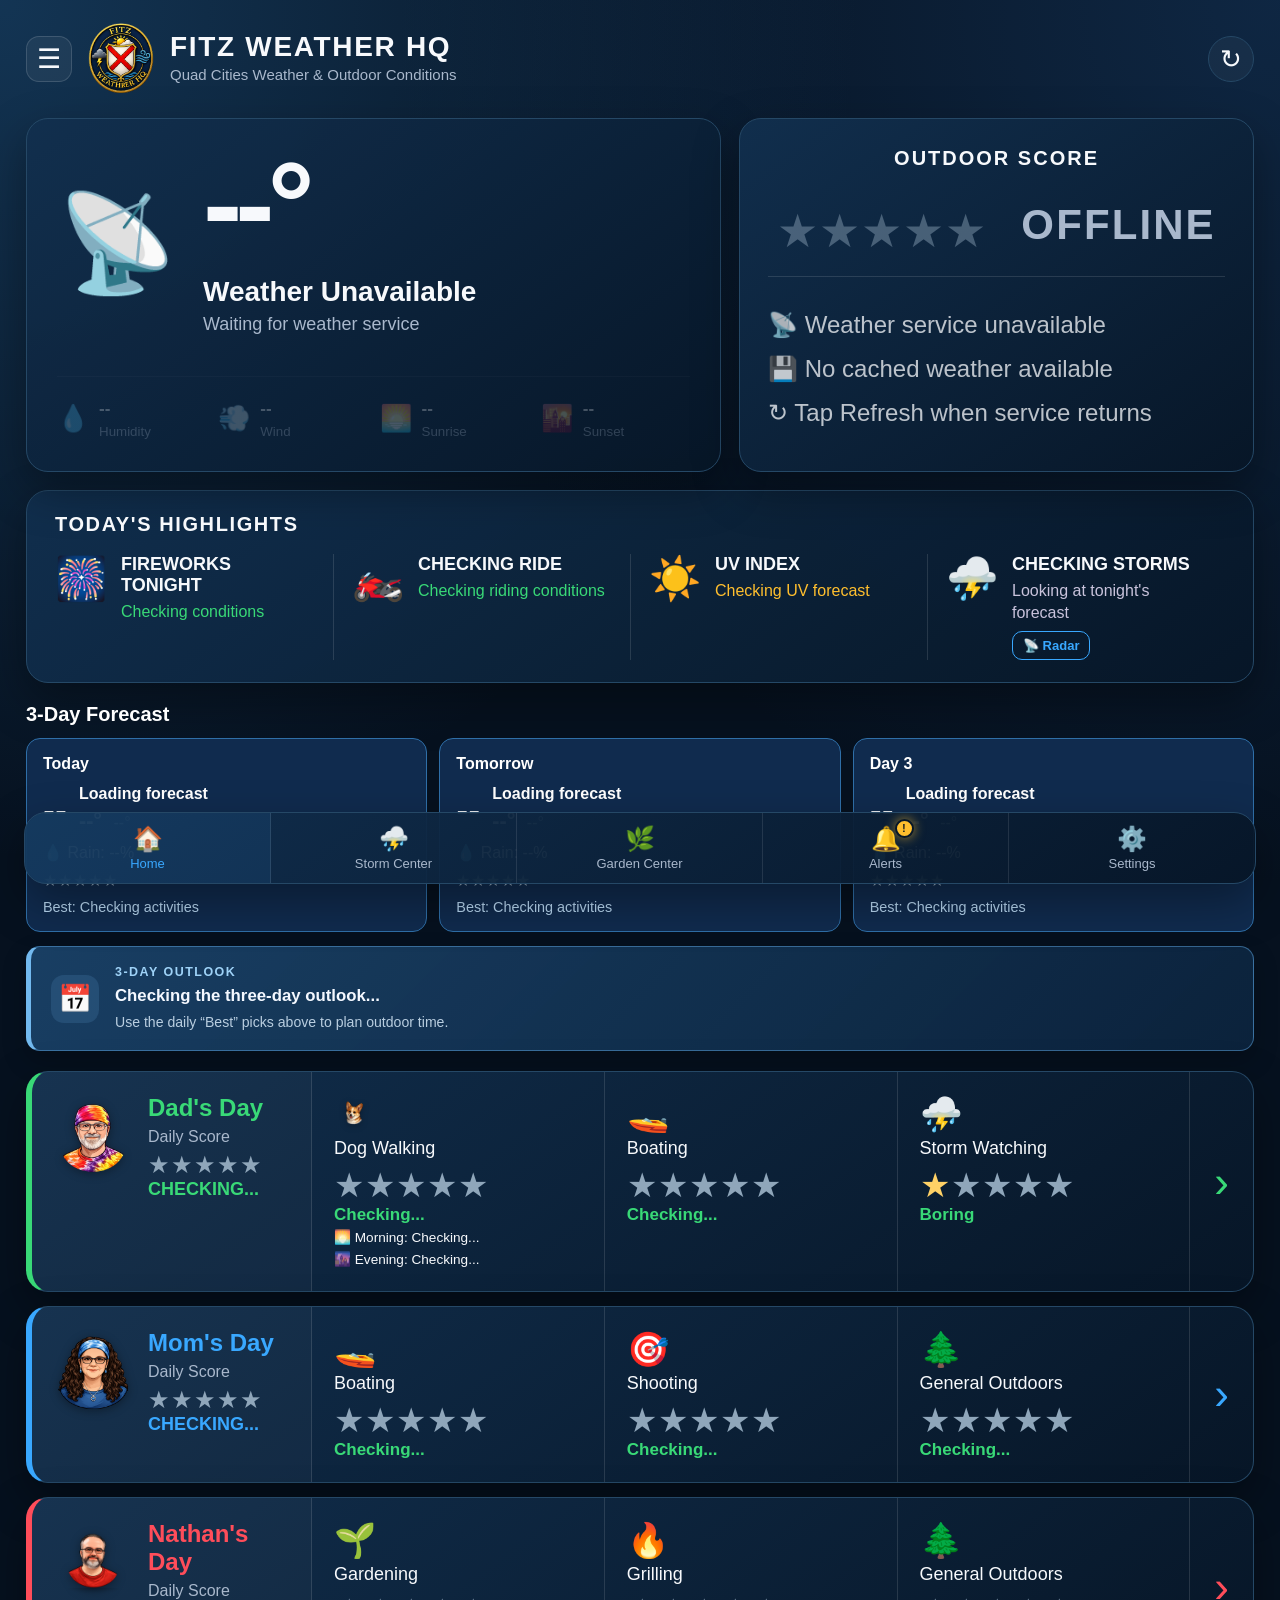
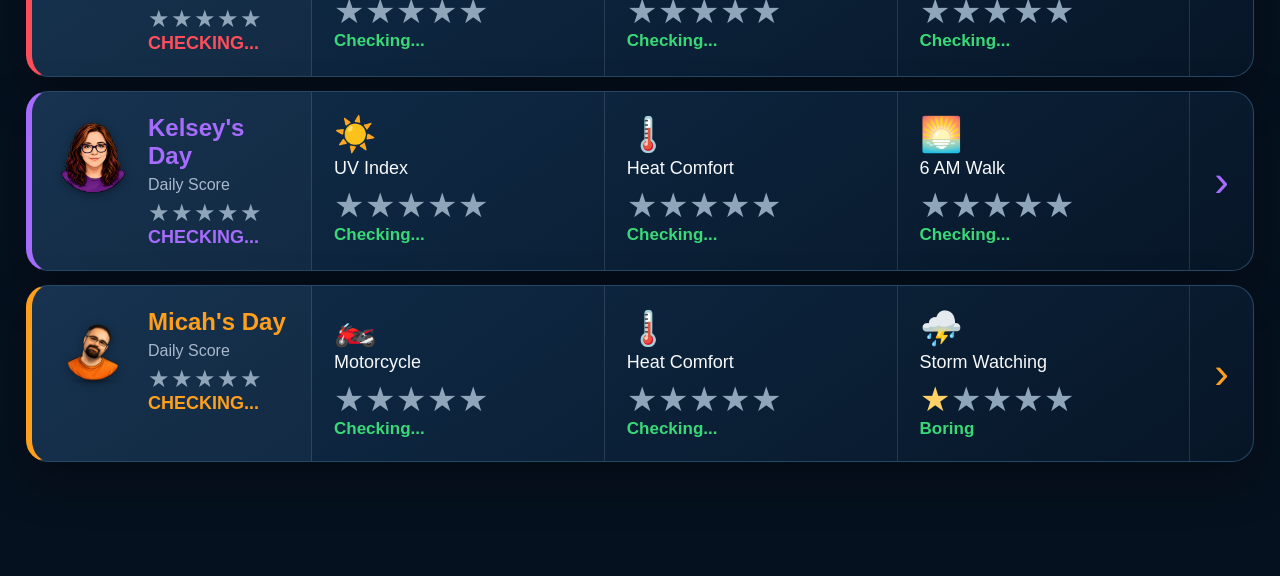
<file: index.html>
<!DOCTYPE html>
<html lang="en">
<head>
  <meta charset="UTF-8" />
  <meta name="viewport" content="width=device-width, initial-scale=1.0" />
  <title>Fitz Family Dashboard</title>
  <link rel="stylesheet" href="css/style.css?v=1.4.1-forecast-outlook" />

  <link rel="manifest" href="manifest.json">
  <link rel="apple-touch-icon" href="images/icons/apple-touch-icon.png">
  <meta name="theme-color" content="#06111f">
  <meta name="mobile-web-app-capable" content="yes">
  <meta name="apple-mobile-web-app-capable" content="yes">
  <meta name="apple-mobile-web-app-status-bar-style" content="black-translucent">
  <meta name="apple-mobile-web-app-title" content="Fitz Weather">
</head>

<body>
  <div class="app-shell">
    <header class="top-bar">
<div class="brand">

    <span class="menu-icon">☰</span>

    <img src="images/logo.png"
         alt="Fitz Weather HQ"
         class="logo">

    <div class="brand-text">
        <h1>FITZ WEATHER HQ</h1>
        <h2>Quad Cities Weather & Outdoor Conditions</h2>
        <p></p>
    </div>

</div>
      <button class="refresh-button">↻</button>
    </header>

    <main>
      <section class="hero-grid">
        <article class="weather-card large-card">
          <div class="weather-icon">☀️</div>
          <div>
            <div class="temperature">72°F</div>
            <h2>Mostly Sunny</h2>
            <p>Feels like 72°</p>
          </div>
          <div class="weather-details">
            <div><span>💧</span><strong>48%</strong><small>Humidity</small></div>
            <div><span>💨</span><strong>N 8 mph</strong><small>Wind</small></div>
            <div><span>🌅</span><strong>5:32 AM</strong><small>Sunrise</small></div>
            <div><span>🌇</span><strong>8:47 PM</strong><small>Sunset</small></div>
          </div>
        </article>

<article class="score-card large-card">
  <h2>Outdoor Score</h2>

  <div class="score-rating">
    <span class="big-stars">★★★★★</span>
    <span class="score-word">Perfect</span>
  </div>

  <div class="score-reasons">
    <p>✅ Comfortable wind</p>
    <p>✅ Dry conditions</p>
    <p>⚠️ Heat index above 90°</p>
  </div>
</article>
      </section>

      <section class="highlights-card">
        <h2>Today's Highlights</h2>
        <div class="highlight-grid">
<div class="highlight-item" id="fireworks-highlight">
  <span class="highlight-icon">🎆</span>
  <div>
    <strong id="fireworks-highlight-title">Fireworks Tonight</strong>
    <p id="fireworks-highlight-message" class="good">Checking conditions</p>
  </div>
</div>         
 <div class="highlight-item" id="motorcycle-highlight"><span class="highlight-icon">🏍️</span><div><strong id="motorcycle-highlight-title">Checking Ride</strong><p id="motorcycle-highlight-message" class="good">Checking riding conditions</p></div></div>
<div class="highlight-item" id="uv-highlight">
  <span class="highlight-icon">☀️</span>
  <div>
    <strong id="uv-title">UV Index</strong>
    <p id="uv-message" class="watch">Checking UV forecast</p>
  </div>
</div>
<div class="highlight-item" id="storm-highlight">
  <span class="highlight-icon" id="storm-icon">⛈️</span>
  <div>
    <strong id="storm-title">Checking Storms</strong>
    <p id="storm-message" class="good">Looking at tonight's forecast</p>
<a class="radar-button"
   href="https://radar.weather.gov/?settings=v1_eyJhZ2VuZGEiOnsiaWQiOiJsb2NhbCIsImNlbnRlciI6Wy05MC41MTU3LDQxLjUyNDVdLCJ6b29tIjo5fX0%3D"
   target="_blank">
  📡 Radar
</a>
  </div>
</div>        </div>
      </section>

      <section class="forecast-section">
  <h2>3-Day Forecast</h2>

  <div class="forecast-grid">

  <article class="forecast-card">
    <h3 id="forecast-day-1">Today</h3>

    <div class="forecast-weather">
      <span class="forecast-icon" id="forecast-icon-1">--</span>

      <div>
        <strong class="forecast-condition" id="forecast-condition-1">
          Loading forecast
        </strong>

        <p class="forecast-temperatures">
          <span class="forecast-high" id="forecast-high-1">--°</span>
          <span class="forecast-low" id="forecast-low-1">--°</span>
        </p>
      </div>
    </div>

    <p class="forecast-rain" id="forecast-rain-1">
      💧 Rain: --%
    </p>

    <p class="forecast-stars" id="forecast-stars-1">
      ☆☆☆☆☆
    </p>

    <p class="forecast-activity" id="forecast-activity-1">
      Best: Checking activities
    </p>
  </article>


  <article class="forecast-card">
    <h3 id="forecast-day-2">Tomorrow</h3>

    <div class="forecast-weather">
      <span class="forecast-icon" id="forecast-icon-2">--</span>

      <div>
        <strong class="forecast-condition" id="forecast-condition-2">
          Loading forecast
        </strong>

        <p class="forecast-temperatures">
          <span class="forecast-high" id="forecast-high-2">--°</span>
          <span class="forecast-low" id="forecast-low-2">--°</span>
        </p>
      </div>
    </div>

    <p class="forecast-rain" id="forecast-rain-2">
      💧 Rain: --%
    </p>

    <p class="forecast-stars" id="forecast-stars-2">
      ☆☆☆☆☆
    </p>

    <p class="forecast-activity" id="forecast-activity-2">
      Best: Checking activities
    </p>
  </article>


  <article class="forecast-card">
    <h3 id="forecast-day-3">Day 3</h3>

    <div class="forecast-weather">
      <span class="forecast-icon" id="forecast-icon-3">--</span>

      <div>
        <strong class="forecast-condition" id="forecast-condition-3">
          Loading forecast
        </strong>

        <p class="forecast-temperatures">
          <span class="forecast-high" id="forecast-high-3">--°</span>
          <span class="forecast-low" id="forecast-low-3">--°</span>
        </p>
      </div>
    </div>

    <p class="forecast-rain" id="forecast-rain-3">
      💧 Rain: --%
    </p>

    <p class="forecast-stars" id="forecast-stars-3">
      ☆☆☆☆☆
    </p>

    <p class="forecast-activity" id="forecast-activity-3">
      Best: Checking activities
    </p>
  </article>

</div>
<div class="forecast-outlook">
  <span class="forecast-outlook-icon" aria-hidden="true">📅</span>
  <div>
    <span class="forecast-outlook-label">3-Day Outlook</span>
    <p class="forecast-summary" id="forecast-summary">
      Checking the three-day outlook...
    </p>
    <p class="forecast-outlook-note">Use the daily “Best” picks above to plan outdoor time.</p>
  </div>
</div>

</section>

      <section class="person-list">
        <article class="person-card dad">
<div class="person-summary">
    <img class="avatar" src="images/avatars/dad.png" alt="Dad">
    <div>
        <h2>Dad's Day</h2>
        <p>Daily Score</p>
        <div class="stars" id="dad-daily-stars">☆☆☆☆☆</div>
        <strong id="dad-daily-rating">Checking...</strong>
    </div>
</div>
          <div class="activity-row">
            <div>
<img class="activity-icon" src="images/avatars/prismadog.png" alt="Dog Walking">
  <p>Dog Walking</p>
  <div class="stars small" id="dad-dog-walking-stars">☆☆☆☆☆</div>
  <strong id="dad-dog-walking-rating">Checking...</strong>
  <div class="dog-walk-time" id="dad-dog-walking-morning">
  🌅 Morning: Checking...
</div>

<div class="dog-walk-time" id="dad-dog-walking-evening">
  🌆 Evening: Checking...
</div>
</div>
            <a class="activity-link" href="boating.html"><span>🚤</span><p>Boating</p><div class="stars small" id="dad-boating-stars">☆☆☆☆☆</div><strong id="dad-boating-rating">Checking...</strong></a>
            <div>
  <span>⛈️</span>
  <p>Storm Watching</p>
  <div class="stars small" id="dad-storm-stars">★☆☆☆☆</div>
  <strong id="dad-storm-rating">Boring</strong>
</div>
          </div>
          <button>›</button>
        </article>

        <article class="person-card mom">
<div class="person-summary">
    <img class="avatar" src="images/avatars/mom.png" alt="Mom">
    <div>
        <h2>Mom's Day</h2>
        <p>Daily Score</p>
        <div class="stars" id="mom-daily-stars">☆☆☆☆☆</div>
        <strong id="mom-daily-rating">Checking...</strong>
    </div>
</div>
          <div class="activity-row">
            <a class="activity-link" href="boating.html"><span>🚤</span><p>Boating</p><div class="stars small" id="mom-boating-stars">☆☆☆☆☆</div><strong id="mom-boating-rating">Checking...</strong></a>
            <div><span>🎯</span><p>Shooting</p><div class="stars small" id="mom-shooting-stars">☆☆☆☆☆</div><strong id="mom-shooting-rating">Checking...</strong></div>
            <div><span>🌲</span><p>General Outdoors</p><div class="stars small" id="mom-general-outdoors-stars">☆☆☆☆☆</div><strong id="mom-general-outdoors-rating">Checking...</strong></div>
          </div>
          <button>›</button>
        </article>

        <article class="person-card nathan">
<div class="person-summary">
    <img class="avatar" src="images/avatars/nathan.png" alt="Nathan">
    <div>
        <h2>Nathan's Day</h2>
        <p>Daily Score</p>
        <div class="stars" id="nathan-daily-stars">☆☆☆☆☆</div>
        <strong id="nathan-daily-rating">Checking...</strong>
    </div>
</div>
          <div class="activity-row">
            <div><span>🌱</span><p>Gardening</p><div class="stars small" id="nathan-garden-stars">☆☆☆☆☆</div><strong id="nathan-garden-rating">Checking...</strong></div>
            <div><span>🔥</span><p>Grilling</p><div class="stars small" id="nathan-grilling-stars">☆☆☆☆☆</div><strong id="nathan-grilling-rating">Checking...</strong></div>
            <div><span>🌲</span><p>General Outdoors</p><div class="stars small" id="nathan-general-outdoors-stars">☆☆☆☆☆</div><strong id="nathan-general-outdoors-rating">Checking...</strong></div>
          </div>
          <button>›</button>
        </article>

        <article class="person-card kelsey">
<div class="person-summary">
    <img class="avatar" src="images/avatars/kelsey.png" alt="Kelsey">
    <div>
        <h2>Kelsey's Day</h2>
        <p>Daily Score</p>
        <div class="stars" id="kelsey-daily-stars">☆☆☆☆☆</div>
        <strong id="kelsey-daily-rating">Checking...</strong>
    </div>
</div>
          <div class="activity-row">
            <div><span>☀️</span><p>UV Index</p><div class="stars small" id="kelsey-uv-stars">☆☆☆☆☆</div><strong id="kelsey-uv-rating">Checking...</strong></div>
            <div><span>🌡️</span><p>Heat Comfort</p><div class="stars small" id="kelsey-heat-comfort-stars">☆☆☆☆☆</div><strong id="kelsey-heat-comfort-rating">Checking...</strong></div>
            <div><span>🌅</span><p>6 AM Walk</p><div class="stars small" id="kelsey-6am-walk-stars">☆☆☆☆☆</div><strong id="kelsey-6am-walk-rating">Checking...</strong></div>
          </div>
          <button>›</button>
        </article>

        <article class="person-card micah">
<div class="person-summary">
    <img class="avatar" src="images/avatars/micah.png" alt="Micah">
    <div>
        <h2>Micah's Day</h2>
        <p>Daily Score</p>
        <div class="stars" id="micah-daily-stars">☆☆☆☆☆</div>
        <strong id="micah-daily-rating">Checking...</strong>
    </div>
</div>
          <div class="activity-row">
            <div><span>🏍️</span><p>Motorcycle</p><div class="stars small" id="micah-motorcycle-stars">☆☆☆☆☆</div><strong id="micah-motorcycle-rating">Checking...</strong></div>
            <div><span>🌡️</span><p>Heat Comfort</p><div class="stars small" id="micah-heat-comfort-stars">☆☆☆☆☆</div><strong id="micah-heat-comfort-rating">Checking...</strong></div>
            <div>
  <span>⛈️</span>
  <p>Storm Watching</p>
  <div class="stars small" id="micah-storm-stars">★☆☆☆☆</div>
<strong id="micah-storm-rating">Boring</strong>
</div>
          </div>
          <button>›</button>
        </article>
      </section>
    </main>

    <nav class="bottom-nav">
      <a class="active" href="#">🏠<span>Home</span></a>
<a href="storm.html">⛈️<span>Storm Center</span></a>
      <a href="garden.html">🌿<span>Garden Center</span></a>
      <a href="alerts.html"><span class="nav-icon">🔔<span class="alert-badge" aria-hidden="true"></span></span><span>Alerts</span></a>
      <a href="#">⚙️<span>Settings</span></a>
    </nav>
  </div>
  <script src="js/weather.js"></script>
<script src="js/scores.js?v=1.4.2-boating-day-label"></script>
<script src="js/script.js?v=1.4.2-boating-day-label"></script>
  <script src="js/alerts.js"></script>
  <script src="js/navigation.js"></script></body>
</html>
</file>
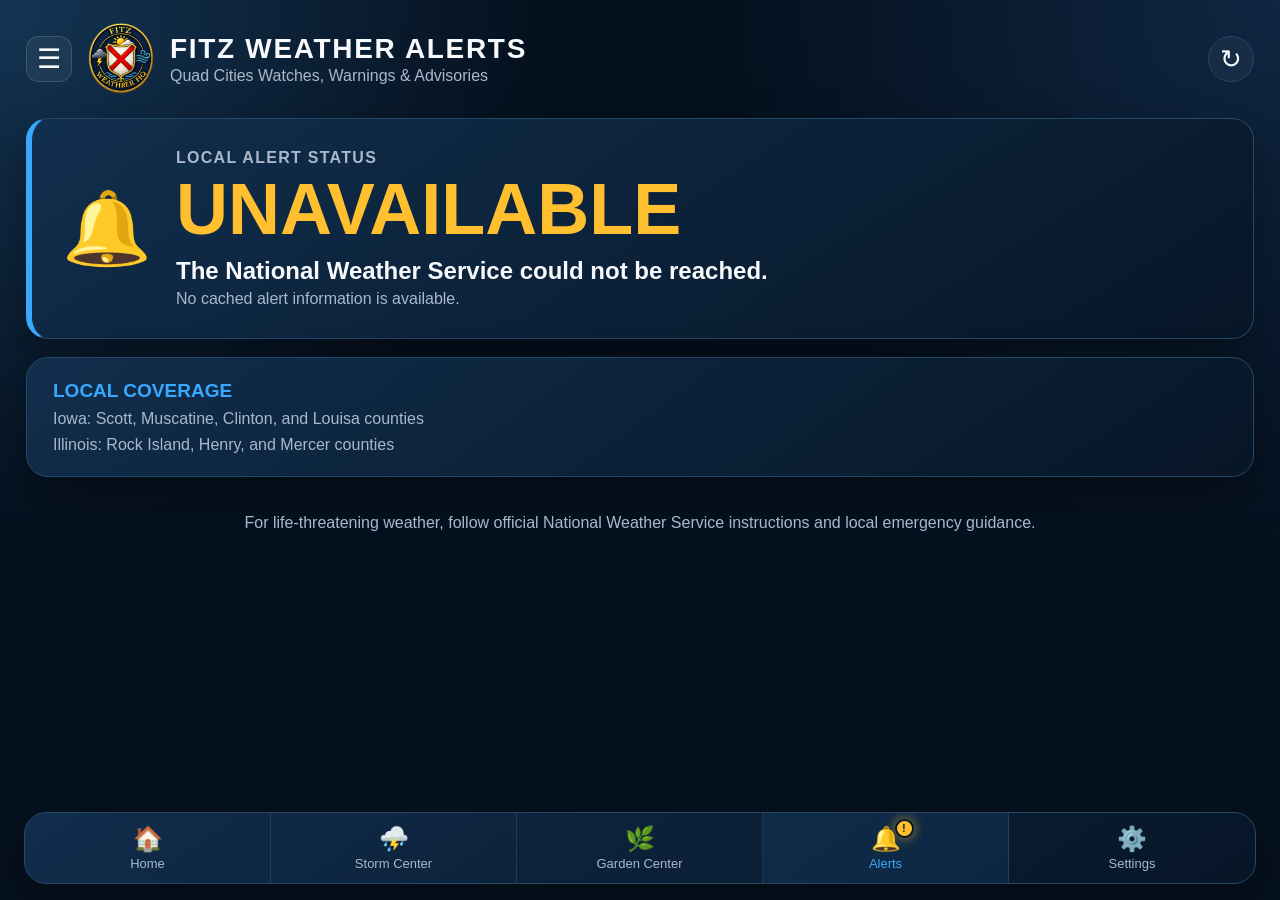
<file: alerts.html>
<!DOCTYPE html>
<html lang="en">
<head>
  <meta charset="UTF-8">
  <meta name="viewport" content="width=device-width, initial-scale=1.0">
  <title>Fitz Weather Alerts</title>
  <link rel="stylesheet" href="css/style.css">
</head>
<body>
  <div class="app-shell">
    <header class="top-bar">
      <div class="brand">
        <span class="menu-icon">☰</span>
        <img src="images/logo.png" alt="Fitz Weather HQ" class="logo">
        <div class="brand-text">
          <h1>FITZ WEATHER ALERTS</h1>
          <p>Quad Cities Watches, Warnings & Advisories</p>
        </div>
      </div>
      <button class="refresh-button alerts-refresh" aria-label="Refresh weather alerts">↻</button>
    </header>

    <main>
      <section class="alerts-hero large-card">
        <div class="alerts-hero-icon">🔔</div>
        <div>
          <p class="alerts-label">Local Alert Status</p>
          <div class="alerts-status" id="alerts-status">CHECKING</div>
          <h2 id="alerts-summary">Contacting the National Weather Service...</h2>
          <p id="alerts-updated"></p>
        </div>
      </section>

      <section class="alerts-region large-card">
        <strong>Local coverage</strong>
        <p>Iowa: Scott, Muscatine, Clinton, and Louisa counties</p>
        <p>Illinois: Rock Island, Henry, and Mercer counties</p>
      </section>

      <section class="alerts-list" id="alerts-list" aria-live="polite"></section>

      <p class="alerts-note">For life-threatening weather, follow official National Weather Service instructions and local emergency guidance.</p>
    </main>

    <nav class="bottom-nav">
      <a href="index.html">🏠<span>Home</span></a>
      <a href="storm.html">⛈️<span>Storm Center</span></a>
      <a href="garden.html">🌿<span>Garden Center</span></a>
      <a class="active" href="alerts.html"><span class="nav-icon">🔔<span class="alert-badge" aria-hidden="true"></span></span><span>Alerts</span></a>
      <a href="#">⚙️<span>Settings</span></a>
    </nav>
  </div>
  <script src="js/alerts.js?v=1.4.2-alert-consolidation"></script>
</body>
</html>
</file>
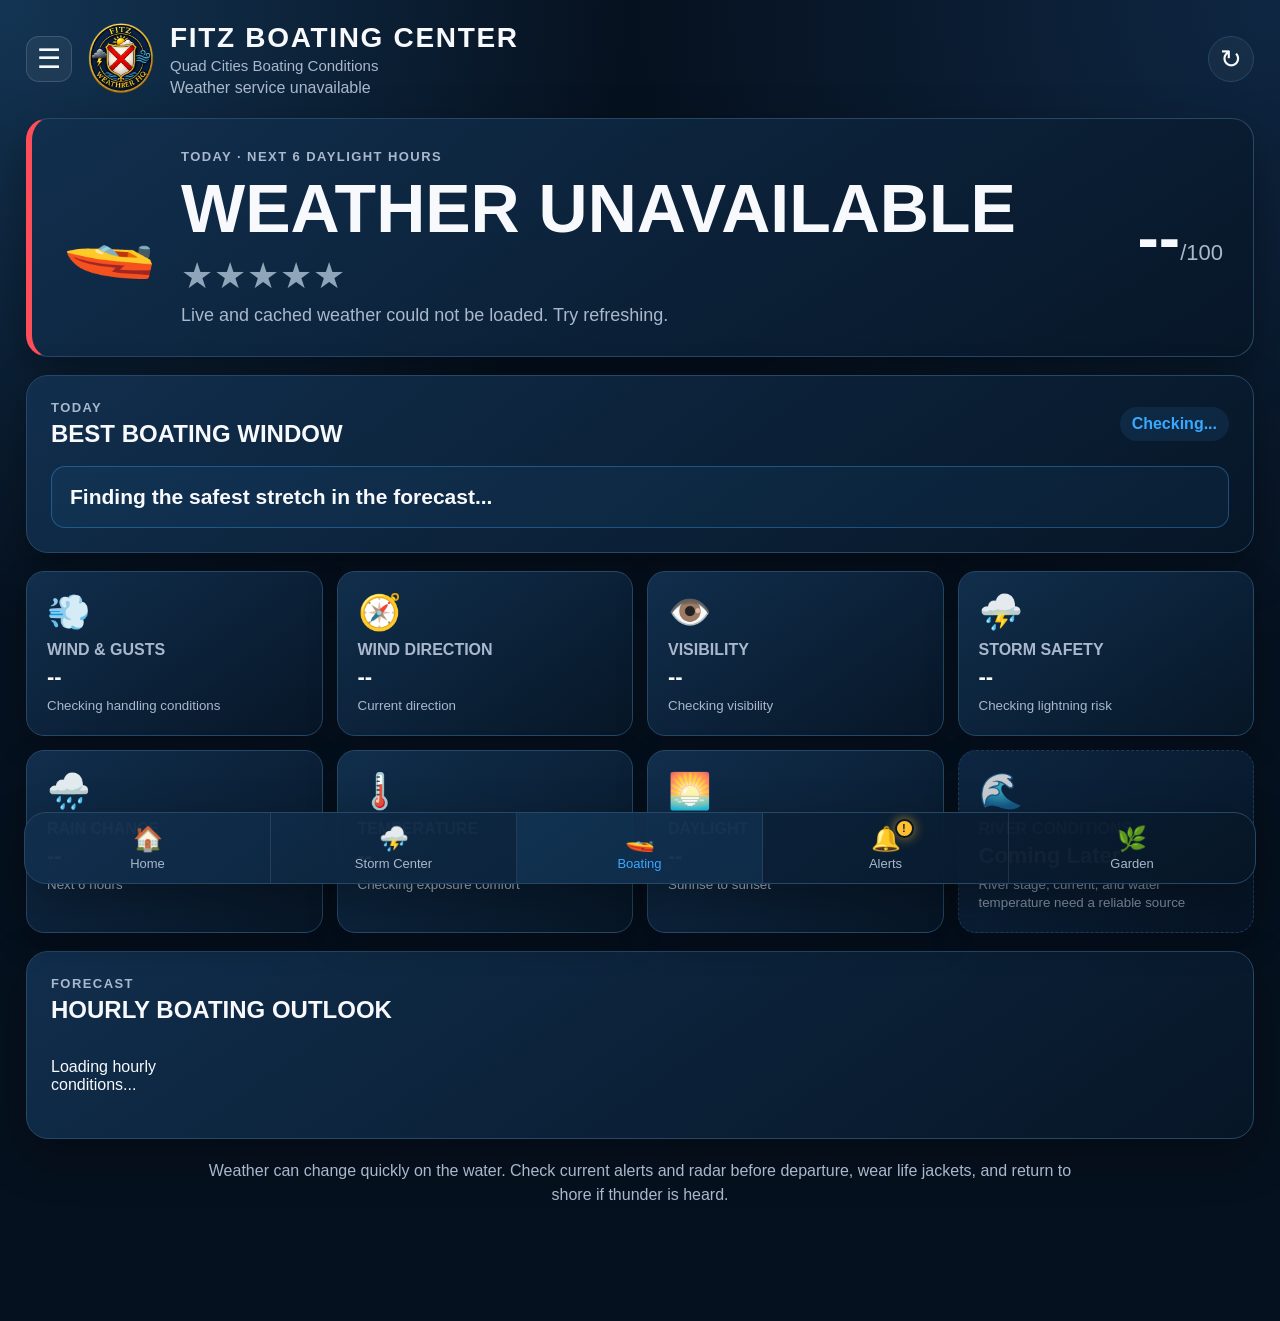
<file: boating.html>
<!DOCTYPE html>
<html lang="en">
<head>
  <meta charset="UTF-8">
  <meta name="viewport" content="width=device-width, initial-scale=1.0">
  <title>Fitz Boating Center</title>
  <link rel="stylesheet" href="css/style.css">
</head>
<body>
  <div class="app-shell">
    <header class="top-bar">
      <div class="brand">
        <span class="menu-icon">☰</span>
        <img src="images/logo.png" alt="Fitz Weather HQ" class="logo">
        <div class="brand-text">
          <h1>FITZ BOATING CENTER</h1>
          <h2>Quad Cities Boating Conditions</h2>
          <p id="boating-updated">Loading live weather...</p>
        </div>
      </div>
      <button class="refresh-button" aria-label="Refresh boating conditions">↻</button>
    </header>

    <main>
      <section class="boating-hero large-card" id="boating-hero">
        <div class="boating-hero-icon">🚤</div>
        <div>
          <p class="boating-eyebrow" id="boating-window-label">Today · Next 6 Daylight Hours</p>
          <h2 id="boating-status">Checking Conditions</h2>
          <div class="big-stars" id="boating-stars">☆☆☆☆☆</div>
          <p id="boating-summary">Reviewing wind, storms, visibility, rain, and temperature.</p>
        </div>
        <div class="boating-score">
          <strong id="boating-score">--</strong><span>/100</span>
        </div>
      </section>

      <section class="boating-section large-card">
        <div class="boating-section-heading">
          <div><p class="boating-eyebrow" id="best-window-day">Today</p><h2>Best Boating Window</h2></div>
          <span id="best-window-status">Checking...</span>
        </div>
        <div class="best-window" id="best-window">Finding the safest stretch in the forecast...</div>
      </section>

      <section class="boating-grid" aria-label="Boating conditions">
        <article class="boating-detail-card"><span>💨</span><p>Wind & Gusts</p><strong id="boat-wind">--</strong><small id="boat-wind-note">Checking handling conditions</small></article>
        <article class="boating-detail-card"><span>🧭</span><p>Wind Direction</p><strong id="boat-direction">--</strong><small id="boat-direction-note">Current direction</small></article>
        <article class="boating-detail-card"><span>👁️</span><p>Visibility</p><strong id="boat-visibility">--</strong><small id="boat-visibility-note">Checking visibility</small></article>
        <article class="boating-detail-card"><span>⛈️</span><p>Storm Safety</p><strong id="boat-storms">--</strong><small id="boat-storms-note">Checking lightning risk</small></article>
        <article class="boating-detail-card"><span>🌧️</span><p>Rain Chance</p><strong id="boat-rain">--</strong><small id="boat-rain-note">Next 6 hours</small></article>
        <article class="boating-detail-card"><span>🌡️</span><p>Temperature</p><strong id="boat-temperature">--</strong><small id="boat-temperature-note">Checking exposure comfort</small></article>
        <article class="boating-detail-card"><span>🌅</span><p>Daylight</p><strong id="boat-daylight">--</strong><small id="boat-daylight-note">Sunrise to sunset</small></article>
        <article class="boating-detail-card future"><span>🌊</span><p>River Conditions</p><strong>Coming Later</strong><small>River stage, current, and water temperature need a reliable source</small></article>
      </section>

      <section class="boating-section large-card">
        <div class="boating-section-heading">
          <div><p class="boating-eyebrow">Forecast</p><h2>Hourly Boating Outlook</h2></div>
        </div>
        <div class="boating-timeline" id="boating-timeline"><p>Loading hourly conditions...</p></div>
      </section>

      <p class="boating-disclaimer">Weather can change quickly on the water. Check current alerts and radar before departure, wear life jackets, and return to shore if thunder is heard.</p>
    </main>

    <nav class="bottom-nav">
      <a href="index.html">🏠<span>Home</span></a>
      <a href="storm.html">⛈️<span>Storm Center</span></a>
      <a class="active" href="boating.html">🚤<span>Boating</span></a>
      <a href="alerts.html"><span class="nav-icon">🔔<span class="alert-badge" aria-hidden="true"></span></span><span>Alerts</span></a>
      <a href="garden.html">🌿<span>Garden</span></a>
    </nav>
  </div>
  <script src="js/weather.js"></script>
  <script src="js/scores.js?v=1.4.2-boating-day-label"></script>
  <script src="js/boating.js?v=1.4.2-sunset-cap"></script>
  <script src="js/alerts.js"></script>
  <script src="js/navigation.js"></script>
</body>
</html>
</file>
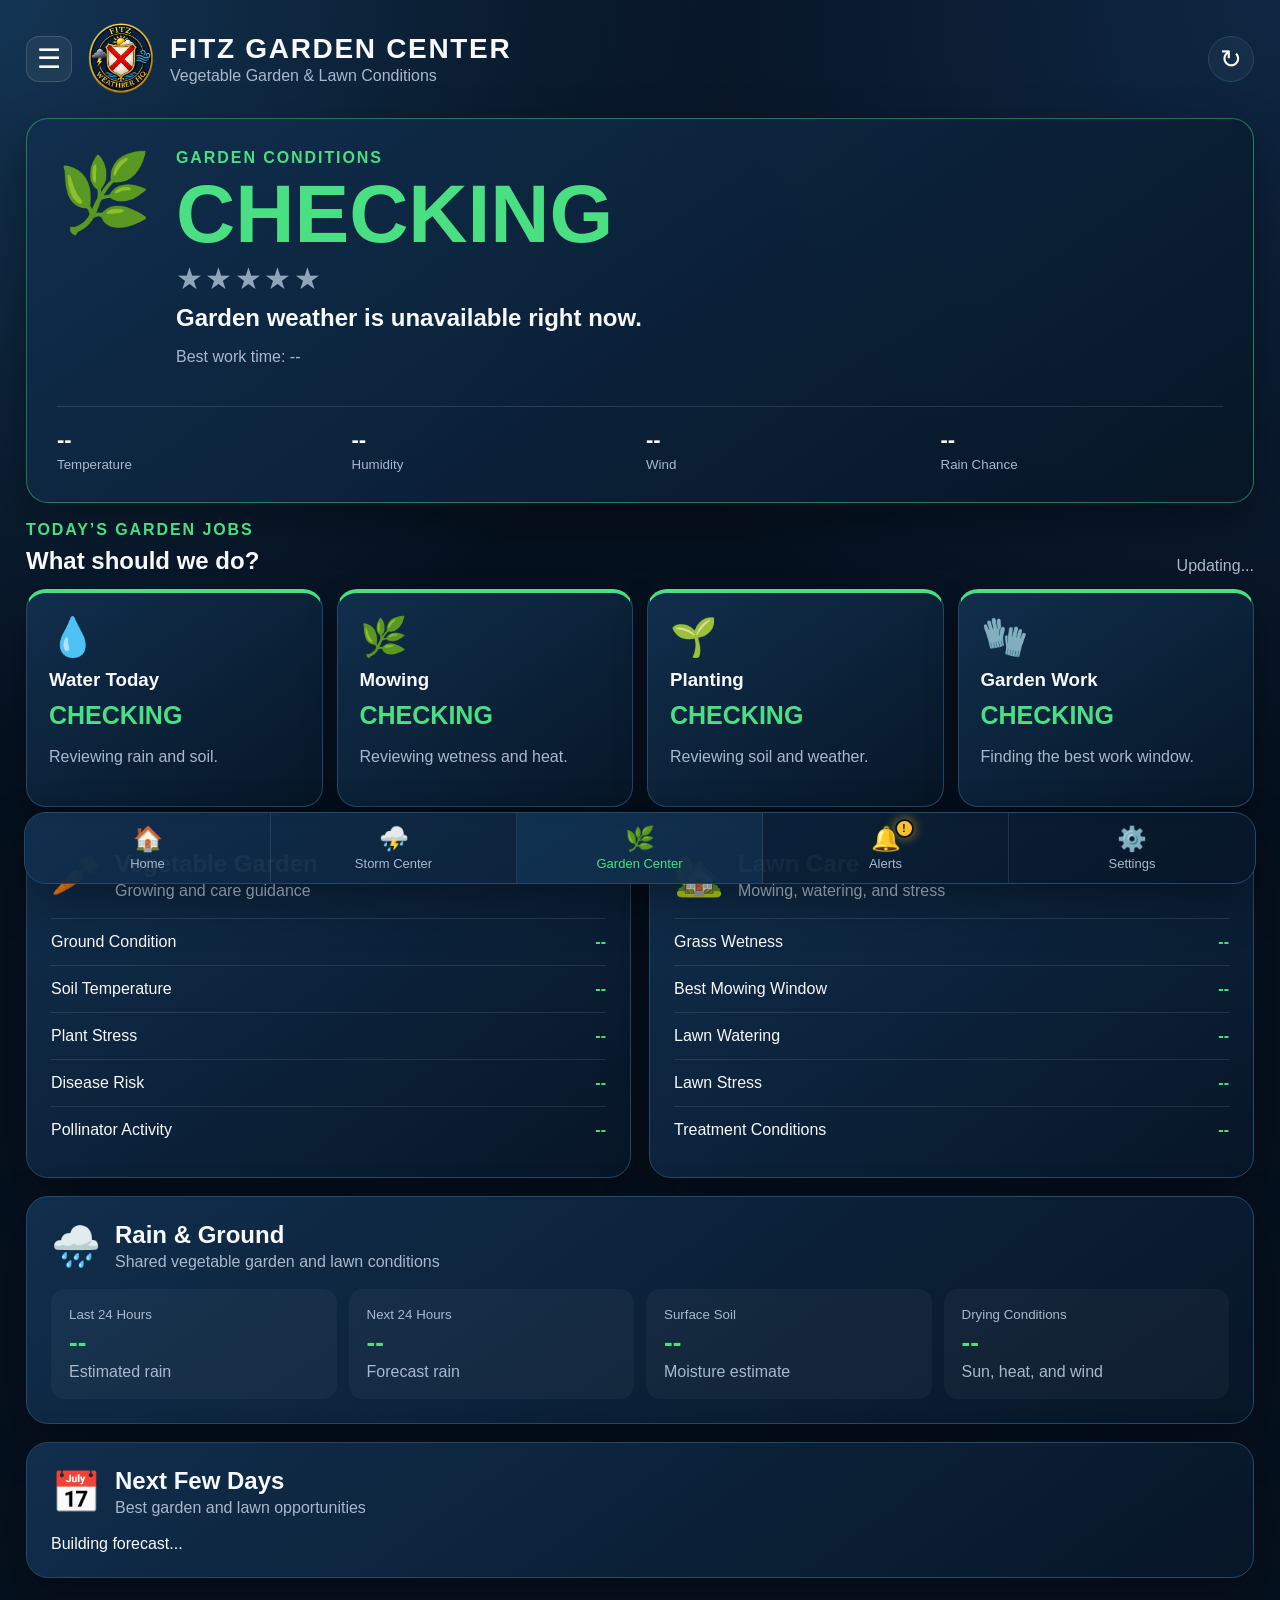
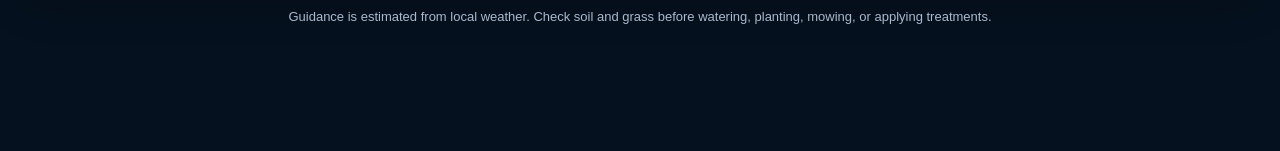
<file: garden.html>
<!DOCTYPE html>
<html lang="en">
<head>
  <meta charset="UTF-8">
  <meta name="viewport" content="width=device-width, initial-scale=1.0">
  <title>Fitz Garden Center</title>
  <link rel="stylesheet" href="css/style.css">
  <link rel="stylesheet" href="css/garden.css">
</head>
<body class="garden-page">
  <div class="app-shell">
    <header class="top-bar">
      <div class="brand">
        <span class="menu-icon">☰</span>
        <img src="images/logo.png" alt="Fitz Weather HQ" class="logo">
        <div class="brand-text">
          <h1>FITZ GARDEN CENTER</h1>
          <p>Vegetable Garden & Lawn Conditions</p>
        </div>
      </div>
      <button class="refresh-button" aria-label="Refresh garden conditions">↻</button>
    </header>

    <main>
      <section class="garden-hero large-card">
        <div class="garden-leaf">🌿</div>
        <div>
          <p class="garden-label">Garden Conditions</p>
          <div class="garden-rating" id="garden-rating">CHECKING</div>
          <div class="garden-stars" id="garden-stars">☆☆☆☆☆</div>
          <h2 id="garden-summary">Checking garden and lawn conditions...</h2>
          <p id="garden-window">Best work time: --</p>
        </div>
        <div class="garden-current">
          <div><strong id="garden-temp">--</strong><small>Temperature</small></div>
          <div><strong id="garden-humidity">--</strong><small>Humidity</small></div>
          <div><strong id="garden-wind">--</strong><small>Wind</small></div>
          <div><strong id="garden-rain">--</strong><small>Rain Chance</small></div>
        </div>
      </section>

      <section class="garden-block">
        <div class="garden-heading">
          <div><p class="garden-label">Today’s Garden Jobs</p><h2>What should we do?</h2></div>
          <span id="garden-updated">Updating...</span>
        </div>
        <div class="garden-actions">
          <article><span>💧</span><h3>Water Today</h3><strong id="water-answer">CHECKING</strong><p id="water-detail">Reviewing rain and soil.</p></article>
          <article><span>🌿</span><h3>Mowing</h3><strong id="mow-answer">CHECKING</strong><p id="mow-detail">Reviewing wetness and heat.</p></article>
          <article><span>🌱</span><h3>Planting</h3><strong id="plant-answer">CHECKING</strong><p id="plant-detail">Reviewing soil and weather.</p></article>
          <article><span>🧤</span><h3>Garden Work</h3><strong id="work-answer">CHECKING</strong><p id="work-detail">Finding the best work window.</p></article>
        </div>
      </section>

      <section class="garden-panels">
        <article class="garden-panel large-card">
          <header><span>🥕</span><div><h2>Vegetable Garden</h2><p>Growing and care guidance</p></div></header>
          <div class="garden-list">
            <div><span>Ground Condition</span><strong id="ground">--</strong></div>
            <div><span>Soil Temperature</span><strong id="soil-temp">--</strong></div>
            <div><span>Plant Stress</span><strong id="plant-stress">--</strong></div>
            <div><span>Disease Risk</span><strong id="disease">--</strong></div>
            <div><span>Pollinator Activity</span><strong id="pollinators">--</strong></div>
          </div>
        </article>
        <article class="garden-panel large-card">
          <header><span>🏡</span><div><h2>Lawn Care</h2><p>Mowing, watering, and stress</p></div></header>
          <div class="garden-list">
            <div><span>Grass Wetness</span><strong id="grass">--</strong></div>
            <div><span>Best Mowing Window</span><strong id="mow-window">--</strong></div>
            <div><span>Lawn Watering</span><strong id="lawn-water">--</strong></div>
            <div><span>Lawn Stress</span><strong id="lawn-stress">--</strong></div>
            <div><span>Treatment Conditions</span><strong id="treatment">--</strong></div>
          </div>
        </article>
      </section>

      <section class="garden-panel large-card">
        <header><span>🌧️</span><div><h2>Rain & Ground</h2><p>Shared vegetable garden and lawn conditions</p></div></header>
        <div class="garden-metrics">
          <div><small>Last 24 Hours</small><strong id="rain-past">--</strong><span>Estimated rain</span></div>
          <div><small>Next 24 Hours</small><strong id="rain-next">--</strong><span>Forecast rain</span></div>
          <div><small>Surface Soil</small><strong id="soil-moisture">--</strong><span>Moisture estimate</span></div>
          <div><small>Drying Conditions</small><strong id="drying">--</strong><span>Sun, heat, and wind</span></div>
        </div>
      </section>

      <section class="garden-panel large-card">
        <header><span>📅</span><div><h2>Next Few Days</h2><p>Best garden and lawn opportunities</p></div></header>
        <div class="garden-forecast" id="garden-forecast">Building forecast...</div>
      </section>
      <p class="garden-note">Guidance is estimated from local weather. Check soil and grass before watering, planting, mowing, or applying treatments.</p>
    </main>

    <nav class="bottom-nav">
      <a href="index.html">🏠<span>Home</span></a>
      <a href="storm.html">⛈️<span>Storm Center</span></a>
      <a class="active garden-active" href="garden.html">🌿<span>Garden Center</span></a>
      <a href="alerts.html"><span class="nav-icon">🔔<span class="alert-badge" aria-hidden="true"></span></span><span>Alerts</span></a>
      <a href="#">⚙️<span>Settings</span></a>
    </nav>
  </div>
  <script src="js/scores.js"></script>
  <script src="js/garden.js"></script>
  <script src="js/alerts.js"></script>
  <script src="js/navigation.js"></script>
</body>
</html>
</file>
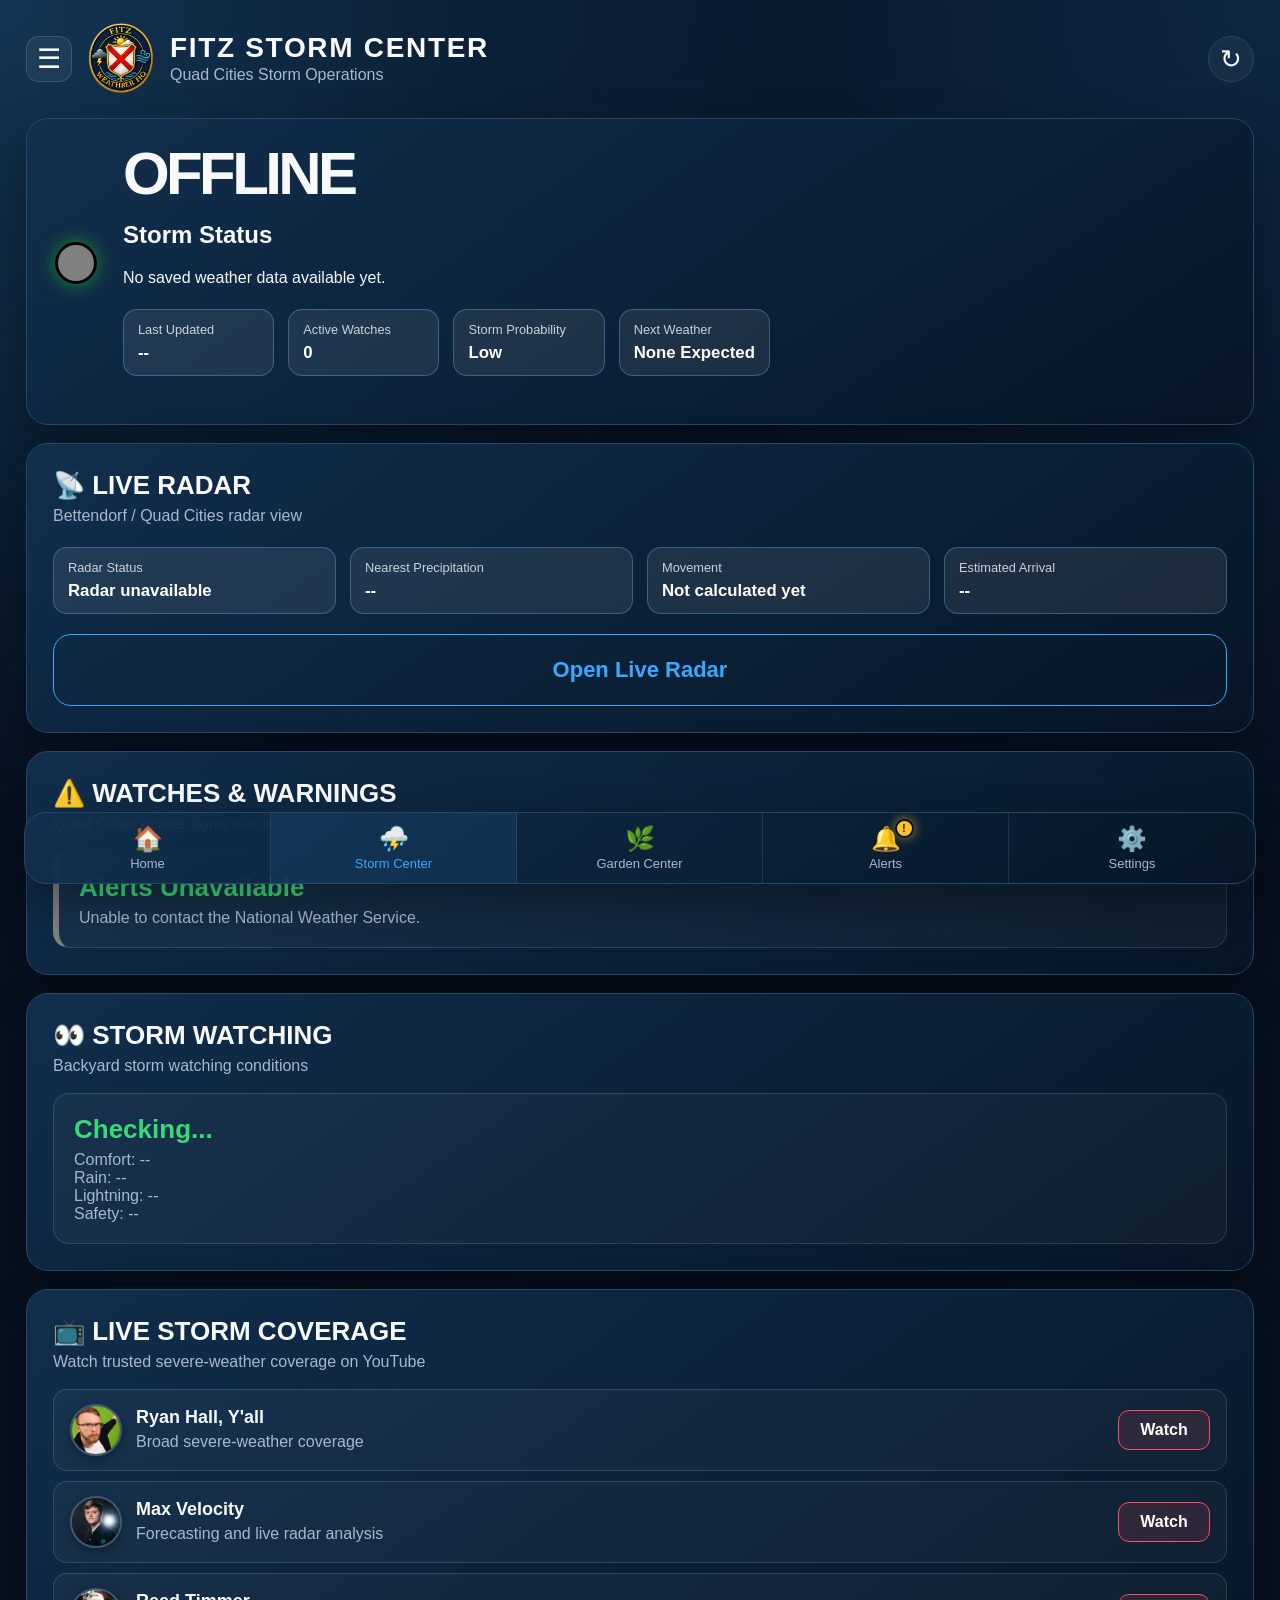
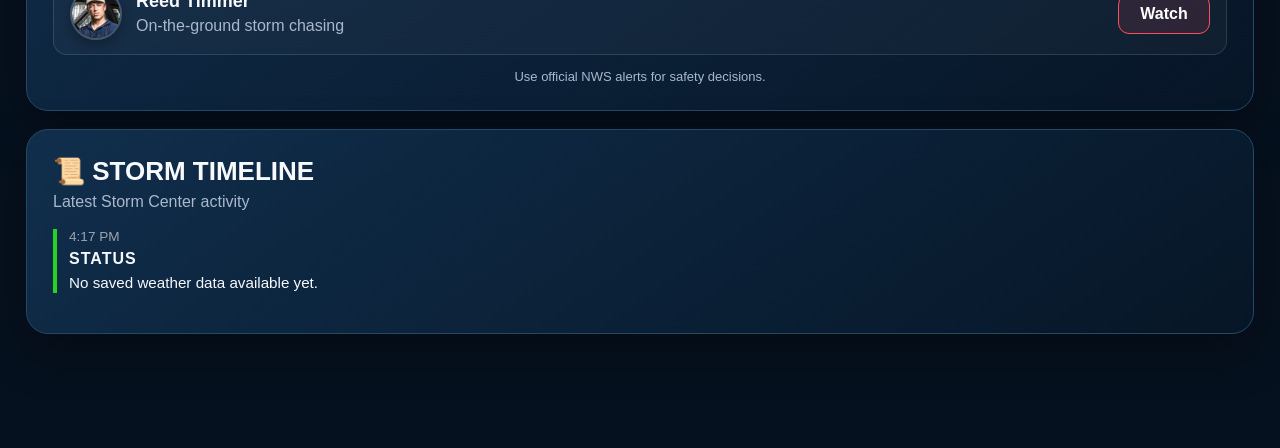
<file: storm.html>
<!DOCTYPE html>
<html lang="en">
<head>
  <meta charset="UTF-8" />
  <meta name="viewport" content="width=device-width, initial-scale=1.0" />
<title>Fitz Storm Center</title>
  <link rel="stylesheet" href="css/style.css" />
</head>
<body>
  <div class="app-shell">
    <header class="top-bar">
<div class="brand">

    <span class="menu-icon">☰</span>

    <img src="images/logo.png"
         alt="Fitz Weather HQ"
         class="logo">

    <div class="brand-text">
        <h1>FITZ STORM CENTER</h1>
        <p>Quad Cities Storm Operations</p>
        <p></p>
    </div>

</div>
      <button class="refresh-button">↻</button>
    </header>

    <main>

<section class="storm-hero large-card">
  <div class="storm-status-row">
    <div class="storm-status-light" id="storm-status-icon"></div>

<div class="storm-status-text">
    <div class="temperature" id="storm-status-word">QUIET</div>
    <h2>Storm Status</h2>
    <p id="storm-status-message">Checking storm conditions...</p>

    <div class="storm-live-grid">

        <div class="storm-live-item">
            <span>Last Updated</span>
            <strong id="storm-last-updated">--</strong>
        </div>

        <div class="storm-live-item">
            <span>Active Watches</span>
            <strong id="storm-active-watches">0</strong>
        </div>

        <div class="storm-live-item">
            <span>Storm Probability</span>
            <strong id="storm-probability">Low</strong>
        </div>

        <div class="storm-live-item">
            <span>Next Weather</span>
            <strong id="storm-next-weather">None Expected</strong>
        </div>

    </div>
</div>
  </div>
</section>

<section class="radar-card large-card">
  <div class="storm-section-header">
    <h2>📡 Live Radar</h2>
    <p>Bettendorf / Quad Cities radar view</p>
  </div>
<div class="storm-live-grid">

    <div class="storm-live-item">
        <span>Radar Status</span>
        <strong id="radar-status">Checking...</strong>
    </div>

    <div class="storm-live-item">
        <span>Nearest Precipitation</span>
        <strong id="radar-distance">--</strong>
    </div>

    <div class="storm-live-item">
        <span>Movement</span>
        <strong id="radar-movement">--</strong>
    </div>

    <div class="storm-live-item">
        <span>Estimated Arrival</span>
        <strong id="radar-eta">--</strong>
    </div>

</div>

  <a class="storm-radar-link"
     href="https://radar.weather.gov/?settings=v1_eyJhZ2VuZGEiOnsiaWQiOiJsb2NhbCIsImNlbnRlciI6Wy05MC41MTU3LDQxLjUyNDVdLCJ6b29tIjo5fX0%3D"
     target="_blank">
    Open Live Radar
  </a>
</section>
<section class="storm-info-card large-card">
  <div class="storm-section-header">
    <h2>⚠️ Watches & Warnings</h2>
    <p>Quad Cities active storm alerts</p>
  </div>

  <div class="storm-alert-status" id="storm-alert-box">
    <strong id="storm-alert-title">Checking alerts...</strong>
    <p id="storm-alert-message">
      Contacting the National Weather Service.
    </p>
  </div>
</section>

<section class="storm-info-card large-card">
  <div class="storm-section-header">
    <h2>👀 Storm Watching</h2>
    <p>Backyard storm watching conditions</p>
  </div>

  <div class="storm-alert-status">
    <strong id="storm-watching-rating">Checking...</strong>
    <p id="storm-watching-comfort">Comfort: --</p>
    <p id="storm-watching-rain">Rain: --</p>
    <p id="storm-watching-lightning">Lightning: --</p>
    <p id="storm-watching-safety">Safety: --</p>
  </div>
</section>

<section class="storm-info-card large-card storm-coverage-card">
  <div class="storm-section-header">
    <h2>📺 Live Storm Coverage</h2>
    <p>Watch trusted severe-weather coverage on YouTube</p>
  </div>

  <div class="storm-channel-list">
    <div class="storm-channel">
      <div class="storm-channel-info">
        <img class="storm-channel-image" src="images/storm-channels/ryan-hall.jpg" alt="Ryan Hall, Y'all channel image">
        <div>
          <strong>Ryan Hall, Y'all</strong>
          <span>Broad severe-weather coverage</span>
        </div>
      </div>
      <a href="https://www.youtube.com/@RyanHallYall/live" target="_blank" rel="noopener noreferrer">Watch</a>
    </div>

    <div class="storm-channel">
      <div class="storm-channel-info">
        <img class="storm-channel-image" src="images/storm-channels/max-velocity.jpg" alt="Max Velocity channel image">
        <div>
          <strong>Max Velocity</strong>
          <span>Forecasting and live radar analysis</span>
        </div>
      </div>
      <a href="https://www.youtube.com/@MaxVelocityWX/live" target="_blank" rel="noopener noreferrer">Watch</a>
    </div>

    <div class="storm-channel">
      <div class="storm-channel-info">
        <img class="storm-channel-image" src="images/storm-channels/reed-timmer.jpg" alt="Reed Timmer channel image">
        <div>
          <strong>Reed Timmer</strong>
          <span>On-the-ground storm chasing</span>
        </div>
      </div>
      <a href="https://www.youtube.com/@ReedTimmerWx/live" target="_blank" rel="noopener noreferrer">Watch</a>
    </div>
  </div>

  <p class="storm-coverage-note">Use official NWS alerts for safety decisions.</p>
</section>

<section class="storm-info-card large-card">
  <div class="storm-section-header">
    <h2>📜 Storm Timeline</h2>
    <p>Latest Storm Center activity</p>
  </div>

  <div class="storm-timeline" id="storm-timeline">
    <div class="storm-timeline-item">
      <strong>Loading...</strong>
      <p>Checking storm data.</p>
    </div>
  </div>
</section>

    </main>

    <nav class="bottom-nav">
      <a href="index.html">🏠<span>Home</span></a>
      <a class="active" href="storm.html">⛈️<span>Storm Center</span></a>
      <a href="garden.html">🌿<span>Garden Center</span></a>
      <a href="alerts.html"><span class="nav-icon">🔔<span class="alert-badge" aria-hidden="true"></span></span><span>Alerts</span></a>
      <a href="#">⚙️<span>Settings</span></a>
    </nav>
  </div>

  <script src="js/weather.js"></script>
<script src="js/scores.js"></script>
<script src="js/alerts.js?v=1.4.2-alert-consolidation"></script>
<script src="js/storm.js?v=1.4.2-kdvn-radar"></script>
  <script src="js/navigation.js"></script>
</body>
</html>
</file>
<file: css/style.css>
/* ----------------------------
   Theme & Variables
---------------------------- */
:root {
  --bg: #06111f;
  --panel: #0c2037;
  --panel2: #102843;
  --line: #254866;
  --text: #f7f9fc;
  --muted: #a9b8cc;
  --gold: #ffbf2e;
  --green: #39d977;
  --blue: #39a8ff;
  --red: #ff4d5a;
  --purple: #a66cff;
  --orange: #ff9f1c
}
/* ----------------------------
   Global Layout
---------------------------- */
* {
  box-sizing: border-box
}

body {
  margin: 0;
  color: var(--text);
  font-family: Arial, Helvetica, sans-serif;
  background: radial-gradient(circle at top left, rgba(35, 96, 148, .45), transparent 34%), radial-gradient(circle at top right, rgba(25, 65, 110, .45), transparent 35%), var(--bg)
}

.app-shell {
  min-height: 100vh;
  padding-bottom: 88px
}

.top-bar {
  display: flex;
  justify-content: space-between;
  align-items: center;
  gap: 18px;
  padding: 20px 26px
}

.brand {
  display: flex;
  align-items: center;
  gap: 14px
}

.menu-icon {
  font-size: 30px
}

.logo {
  font-size: 38px
}

.brand h1 {
  margin: 0;
  font-size: 24px;
  text-transform: uppercase;
  letter-spacing: .08em
}

.brand p {
  margin: 5px 0 0;
  color: var(--muted)
}

.refresh-button {
  width: 46px;
  height: 46px;
  border-radius: 50%;
  border: 1px solid var(--line);
  background: rgba(255, 255, 255, .04);
  color: var(--text);
  font-size: 26px
}

main {
  width: min(1320px, 100%);
  margin: 0 auto;
  padding: 0 26px 26px
}

.hero-grid {
  display: grid;
  grid-template-columns: 1.35fr 1fr;
  gap: 18px;
  margin-bottom: 18px
}

.large-card,
.highlights-card,
.person-card,
.bottom-nav {
  background: linear-gradient(145deg, rgba(17, 47, 78, .96), rgba(7, 22, 39, .96));
  border: 1px solid var(--line);
  border-radius: 22px;
  box-shadow: 0 18px 45px rgba(0, 0, 0, .35)
}
/* ----------------------------
   Home Dashboard
---------------------------- */
.weather-card {
  display: grid;
  grid-template-columns: auto 1fr;
  gap: 26px;
  padding: 30px;
  align-items: center
}

.weather-icon {
  font-size: 96px
}

.temperature {
  font-size: clamp(68px, 10vw, 118px);
  font-weight: 900;
  line-height: .9;
  letter-spacing: -.06em
}

.weather-card h2 {
  margin: 18px 0 6px;
  font-size: 28px
}

.weather-card p {
  margin: 0;
  color: var(--muted);
  font-size: 18px
}

.weather-details {
  grid-column: 1/-1;
  display: grid;
  grid-template-columns: repeat(4, 1fr);
  gap: 12px;
  border-top: 1px solid rgba(255, 255, 255, .1);
  padding-top: 22px;
  margin-top: 10px
}

.weather-details div {
  display: grid;
  grid-template-columns: auto 1fr;
  gap: 5px 10px;
  align-items: center
}

.weather-details span {
  grid-row: span 2;
  font-size: 26px
}

.weather-details strong {
  font-size: 17px
}

.weather-details small {
  color: var(--muted)
}

.score-card {
  padding: 28px;
  text-align: center;
  display: grid;
  place-items: center
}

.score-card h2 {
  margin: 0;
  text-transform: uppercase;
  letter-spacing: .1em;
  font-size: 20px
}

.big-stars {
  color: var(--gold);
  font-size: 46px;
  letter-spacing: .08em;
  margin-top: 12px
}

.score-number {
  color: var(--green);
  font-size: clamp(64px, 8vw, 106px);
  font-weight: 900;
  line-height: 1
}

.score-number span {
  color: var(--muted);
  font-size: 34px
}

.score-card h3 {
  color: var(--green);
  text-transform: uppercase;
  letter-spacing: .08em;
  font-size: 30px;
  margin: 8px 0 4px
}

.score-card p {
  margin: 0;
  font-size: 20px
}

.highlights-card {
  padding: 22px 28px;
  margin-bottom: 18px
}

.highlights-card h2 {
  margin: 0 0 18px;
  font-size: 20px;
  text-transform: uppercase;
  letter-spacing: .08em
}

.highlight-grid {
  display: grid;
  grid-template-columns: repeat(4, 1fr);
  gap: 18px
}

.highlight-item {
  display: flex;
  gap: 14px;
  padding-right: 18px;
  border-right: 1px solid rgba(255, 255, 255, .12)
}

.highlight-item:last-child {
  border-right: none
}

.highlight-icon {
  font-size: 42px
}

.highlight-item strong {
  display: block;
  margin-bottom: 5px;
  font-size: 18px;
  text-transform: uppercase
}

.highlight-item p {
  margin: 0;
  line-height: 1.35
}

.good {
  color: var(--green)
}

.watch {
  color: var(--gold)
}

#storm-message {
  color: #c9c3dc
}
/* ----------------------------
   Family Cards
---------------------------- */
.person-list {
  display: grid;
  gap: 14px
}

.person-card {
  display: grid;
  grid-template-columns: 280px 1fr auto;
  align-items: stretch;
  overflow: hidden;
  min-height: 150px
}

.person-summary {
  display: flex;
  gap: 16px;
  align-items: flex-start;
  padding: 22px;
  border-right: 1px solid rgba(255, 255, 255, .12);
  background: rgba(255, 255, 255, .025)
}

.avatar {
    width: 78px;
    height: 78px;
    object-fit: contain;
    display: block;
    flex-shrink: 0;
    filter: drop-shadow(0 2px 5px rgba(0,0,0,.35));
    margin-top: 4px;
}

.person-summary h2 {
  margin: 0;
  font-size: 24px
}

.person-summary p {
  margin: 6px 0 5px;
  color: var(--muted)
}

.person-summary strong {
  text-transform: uppercase;
  font-size: 18px
}

.stars {
  color: var(--gold);
  font-size: 24px;
  letter-spacing: .04em
}

.stars.small {
  font-size: 21px
}

.activity-row {
  display: grid;
  grid-template-columns: repeat(3, 1fr)
}

.activity-row>div {
  padding: 22px;
  border-right: 1px solid rgba(255, 255, 255, .12)
}

.activity-row span {
  font-size: 34px
}

.activity-row p {
  margin: 4px 0 6px;
  font-size: 18px
}

.activity-row strong {
  font-size: 17px;
  color: var(--green)
}

.activity-row .poor {
  color: var(--red)
}

.person-card button {
  border: none;
  background: transparent;
  color: var(--text);
  font-size: 44px;
  padding: 0 24px
}

.dad {
  border-left: 6px solid var(--green)
}

.dad h2,
.dad .person-summary strong,
.dad button {
  color: var(--green)
}

.mom {
  border-left: 6px solid var(--blue)
}

.mom h2,
.mom .person-summary strong,
.mom button {
  color: var(--blue)
}

.nathan {
  border-left: 6px solid var(--red)
}

.nathan h2,
.nathan .person-summary strong,
.nathan button {
  color: var(--red)
}

.kelsey {
  border-left: 6px solid var(--purple)
}

.kelsey h2,
.kelsey .person-summary strong,
.kelsey button {
  color: var(--purple)
}

.micah {
  border-left: 6px solid var(--orange)
}

.micah h2,
.micah .person-summary strong,
.micah button {
  color: var(--orange)
}
/* ----------------------------
   Bottom Navigation
---------------------------- */
.bottom-nav {
  position: fixed;
  left: 24px;
  right: 24px;
  bottom: 16px;
  z-index: 20;
  display: grid;
  grid-template-columns: repeat(5, 1fr);
  overflow: hidden
}

.bottom-nav a {
  color: var(--muted);
  text-decoration: none;
  text-align: center;
  padding: 12px 8px;
  font-size: 24px;
  border-right: 1px solid rgba(255, 255, 255, .1)
}

.bottom-nav a:last-child {
  border-right: none
}

.bottom-nav span {
  display: block;
  font-size: 13px;
  margin-top: 3px
}

.bottom-nav .active {
  color: var(--blue);
  background: rgba(57, 168, 255, .09)
}
/* ----------------------------
   Home Responsive
---------------------------- */
@media(max-width:980px) {

  .hero-grid,
  .highlight-grid {
    grid-template-columns: 1fr
  }

  .highlight-item {
    border-right: none;
    border-bottom: 1px solid rgba(255, 255, 255, .12);
    padding-bottom: 14px
  }

  .highlight-item:last-child {
    border-bottom: none
  }

  .person-card {
    grid-template-columns: 1fr
  }

  .person-summary {
    border-right: none;
    border-bottom: 1px solid rgba(255, 255, 255, .12)
  }

  .person-card button {
    display: none
  }
}

@media(max-width:680px) {
  .top-bar {
    padding: 18px
  }

  .brand h1 {
    font-size: 17px
  }

  .brand p {
    font-size: 13px
  }

  .logo {
    font-size: 30px
  }

  .refresh-button {
    width: 40px;
    height: 40px
  }

  main {
    padding: 0 14px 22px
  }

  .weather-card {
    grid-template-columns: 1fr;
    padding: 22px
  }

  .weather-icon {
    font-size: 72px
  }

  .weather-details {
    grid-template-columns: repeat(2, 1fr)
  }

  .score-card {
    padding: 22px
  }

  .big-stars {
    font-size: 32px
  }

  .highlights-card {
    padding: 20px
  }

  .activity-row {
    grid-template-columns: 1fr
  }

  .activity-row>div {
    border-right: none;
    border-bottom: 1px solid rgba(255, 255, 255, .12)
  }

  .activity-row>div:last-child {
    border-bottom: none
  }

  .bottom-nav {
    left: 0;
    right: 0;
    bottom: 0;
    border-radius: 20px 20px 0 0
  }
}
/* ----------------------------
   Outdoor Score
---------------------------- */
.score-number {
  display: none;
}

.score-rating {
  display: flex;
  justify-content: center;
  align-items: center;
  gap: 34px;
  margin: 22px 0 18px;
}

.score-word {
  color: var(--blue);
  font-size: 42px;
  font-weight: 900;
  text-transform: uppercase;
  letter-spacing: 0.05em;
}

.score-reasons {
  width: min(620px, 100%);
  margin: 0 auto;
  padding-top: 18px;
  border-top: 1px solid rgba(255, 255, 255, 0.16);
  text-align: left;
}

.score-reasons p {
  font-size: 24px;
  margin: 16px 0;
}
/* ----------------------------
   Fireworks
---------------------------- */
.fireworks-card {
  margin: 18px 0;
  padding: 26px;
  background: linear-gradient(145deg, rgba(17, 47, 78, 0.96), rgba(7, 22, 39, 0.96));
  border: 1px solid var(--line);
  border-left: 6px solid var(--gold);
  border-radius: 22px;
  box-shadow: 0 18px 45px rgba(0, 0, 0, 0.35);
}

.fireworks-header {
  display: flex;
  align-items: center;
  gap: 16px;
}

.fireworks-icon {
  font-size: 46px;
}

.fireworks-header h2 {
  margin: 0;
  text-transform: uppercase;
}

.fireworks-header p {
  margin: 4px 0 0;
  color: var(--muted);
}

.fireworks-recommendation h3 {
  font-size: 36px;
  margin: 22px 0 8px;
}

.fireworks-recommendation p,
.fireworks-reasons p {
  font-size: 22px;
  margin: 12px 0;
}

/* ----------------------------
   Header
---------------------------- */

.brand {
  gap: 10px;
}

.logo {
  width: 78px;
  height: 78px;
  object-fit: contain;
  font-size: 0;
  flex-shrink: 0;
}

.brand-text {
  display: flex;
  flex-direction: column;
}

.brand-text h1 {
  margin: 0;
  font-size: 28px;
  letter-spacing: .06em;
  text-transform: uppercase;
}

.brand-text h2 {
  margin: 3px 0;
  font-size: 15px;
  font-weight: 500;
  color: var(--muted);
}

.brand-text p {
  margin: 2px 0 0;
  color: var(--muted);
}

@media (max-width:680px) {

  .logo {
    width: 52px;
    height: 52px;
  }

  .brand-text h1 {
    font-size: 18px;
  }

  .brand-text h2 {
    font-size: 12px;
  }
}

.radar-button {
  display: inline-block;
  margin-top: 8px;
  padding: 6px 10px;
  border: 1px solid var(--blue);
  border-radius: 10px;
  color: var(--blue);
  text-decoration: none;
  font-size: 13px;
  font-weight: 800;
}
/* ----------------------------
   Refresh Animation
---------------------------- */
@keyframes spin {
  from {
    transform: rotate(0deg);
  }

  to {
    transform: rotate(360deg);
  }
}

.refresh-button.spinning {
  animation: spin 0.8s linear;
}
/* ----------------------------
   Storm Center
---------------------------- */
.radar-card {
  margin-top: 18px;
  padding: 26px;
}

.storm-section-header h2 {
  margin: 0;
  font-size: 26px;
  text-transform: uppercase;
}

.storm-section-header p {
  margin: 6px 0 18px;
  color: var(--muted);
}

.storm-radar-link {
  display: block;
  padding: 22px;
  border: 1px solid var(--blue);
  border-radius: 18px;
  color: var(--blue);
  text-decoration: none;
  text-align: center;
  font-size: 22px;
  font-weight: 900;
}

.storm-info-card {
  margin-top: 18px;
  padding: 26px;
}

.storm-alert-status {
  padding: 20px;
  border: 1px solid rgba(255, 255, 255, .12);
  border-radius: 16px;
  background: rgba(255, 255, 255, .035);
}

.storm-alert-status strong {
  display: block;
  font-size: 26px;
  color: var(--green);
  margin-bottom: 6px;
}

.storm-alert-status p {
  margin: 0;
  color: var(--muted);
}

.storm-status-light {
  width: 34px;
  height: 34px;
  border-radius: 50%;
  background: #24d324;
  border: 3px solid #000;
  display: inline-block;
  margin-bottom: 16px;
  flex-shrink: 0;
}

.storm-hero {
  padding: 28px;
}

.storm-status-row {
  display: flex;
  align-items: center;
  gap: 26px;
}

.storm-status-light {
  width: 42px;
  height: 42px;
  border-radius: 50%;
  background: #24d324;
  border: 3px solid #000;
  box-shadow: 0 0 18px rgba(36, 211, 36, 0.6);
  flex-shrink: 0;
}

.storm-status-text .temperature {
  font-size: clamp(44px, 6vw, 60px);
}
/* ----------------------------
   Storm Responsive
---------------------------- */
@media (max-width: 680px) {
  .storm-status-row {
    align-items: flex-start;
    gap: 16px;
  }

  .storm-status-light {
    width: 34px;
    height: 34px;
    margin-top: 8px;
  }
}

.storm-live-grid {
  display: grid;
  grid-template-columns: repeat(4, minmax(130px, 1fr));
  gap: 14px;
  margin-top: 22px;
  margin-bottom: 20px;
}

.storm-live-item {
  background: rgba(255, 255, 255, 0.08);
  border: 1px solid rgba(103, 184, 255, 0.35);
  border-radius: 14px;
  padding: 12px 14px;
}

.storm-live-item span {
  display: block;
  font-size: 0.8rem;
  opacity: 0.8;
  margin-bottom: 6px;
}

.storm-live-item strong {
  display: block;
  font-size: 1.05rem;
  color: #ffffff;
}

@media (max-width: 850px) {
  .storm-live-grid {
    grid-template-columns: repeat(2, 1fr);
  }
}

@media (max-width: 520px) {
  .storm-live-grid {
    grid-template-columns: 1fr;
  }
}

/* ----------------------------
   Mobile Overflow Fix
---------------------------- */

html,
body {
  width: 100%;
  max-width: 100%;
  overflow-x: hidden;
}

img,
iframe,
video {
  max-width: 100%;
}

.app-shell,
main,
.large-card,
.weather-card,
.score-card,
.storm-hero,
.radar-card,
.storm-info-card,
.fireworks-card {
  max-width: 100%;
  min-width: 0;
}

@media (max-width: 680px) {
  .top-bar {
    max-width: 100%;
    overflow: hidden;
  }

  .brand {
    min-width: 0;
  }

  .brand-text {
    min-width: 0;
  }

  .brand-text h1,
  .brand-text h2,
  .brand-text p {
    overflow-wrap: anywhere;
  }

  .storm-status-row {
    display: flex;
    flex-wrap: wrap;
    align-items: center;
    gap: 16px;
  }

  .storm-status-text .temperature,
  .temperature {
    font-size: clamp(54px, 22vw, 82px);
    letter-spacing: -0.04em;
  }

  .weather-card,
  .storm-hero,
  .large-card {
    padding: 18px;
  }

  .score-rating {
    gap: 14px;
    flex-wrap: wrap;
  }

  .score-word {
    font-size: 32px;
  }
}
/* ----------------------------
   Timeline
---------------------------- */
.timeline-time {
  font-size: 0.85rem;
  color: #9ca3af;
  margin-bottom: 6px;
}

.timeline-title {
  font-size: 1rem;
  font-weight: 700;
  letter-spacing: 1px;
  text-transform: uppercase;
  margin-bottom: 4px;
}

.timeline-message {
  font-size: 0.95rem;
  line-height: 1.4;
}
.storm-timeline-item {
    border-left: 4px solid #808080;
    padding-left: 12px;
    margin-bottom: 14px;
}

.timeline-status {
    border-left-color: #24d324;
}

.timeline-radar {
    border-left-color: #2196f3;
}

.timeline-alert {
    border-left-color: #e53935;
}

.timeline-weather {
    border-left-color: #ffd000;
}
.dog-walk-time {
    display: block;
    margin-top: 4px;
    font-size: 0.85rem;
    line-height: 1.3;
}
.activity-icon {
    width: 40px;
    height: 40px;
    object-fit: contain;
    display: block;
    margin-bottom: 2px;
    filter: drop-shadow(0 2px 3px rgba(0,0,0,.25));
}

/* ----------------------------
   Weather Alerts
---------------------------- */
.nav-icon {
  position: relative;
  display: inline-block !important;
  margin: 0 !important;
  font-size: 24px !important;
  line-height: 1;
}

.alert-badge {
  display: none !important;
  position: absolute;
  top: -8px;
  right: -13px;
  min-width: 19px;
  height: 19px;
  margin: 0 !important;
  padding: 0 5px;
  border: 2px solid #071728;
  border-radius: 999px;
  background: var(--red);
  color: #fff;
  font-size: 10px !important;
  font-weight: 900;
  line-height: 15px;
  box-shadow: 0 0 12px rgba(255, 77, 90, .75);
}

.alert-badge.show {
  display: block !important;
}

.alert-badge.unavailable {
  background: var(--gold);
  color: #06111f;
  box-shadow: 0 0 12px rgba(255, 191, 46, .65);
}

.alerts-hero {
  display: flex;
  align-items: center;
  gap: 24px;
  padding: 30px;
  border-left: 6px solid var(--blue);
}

.alerts-hero-icon {
  font-size: 72px;
}

.alerts-label {
  margin: 0 0 6px;
  color: var(--muted);
  font-weight: 800;
  letter-spacing: .08em;
  text-transform: uppercase;
}

.alerts-status {
  font-size: clamp(42px, 7vw, 72px);
  font-weight: 900;
  line-height: 1;
}

.alerts-status.all-clear {
  color: var(--green);
}

.alerts-status.active-alerts {
  color: var(--red);
}

.alerts-status.unavailable {
  color: var(--gold);
}

.alerts-hero h2 {
  margin: 12px 0 5px;
}

#alerts-updated {
  margin: 0;
  color: var(--muted);
}

.alerts-region {
  margin-top: 18px;
  padding: 22px 26px;
}

.alerts-region strong {
  color: var(--blue);
  font-size: 19px;
  text-transform: uppercase;
}

.alerts-region p {
  margin: 8px 0 0;
  color: var(--muted);
}

.alerts-list {
  display: grid;
  gap: 18px;
  margin-top: 18px;
}

.alert-card,
.alerts-empty {
  padding: 26px;
  background: linear-gradient(145deg, rgba(17, 47, 78, .96), rgba(7, 22, 39, .96));
  border: 1px solid var(--line);
  border-left: 6px solid var(--gold);
  border-radius: 22px;
  box-shadow: 0 18px 45px rgba(0, 0, 0, .35);
}

.alert-card.severity-extreme,
.alert-card.severity-severe {
  border-left-color: var(--red);
}

.alert-card header {
  display: flex;
  gap: 16px;
  align-items: flex-start;
}

.alert-card-icon {
  font-size: 42px;
}

.alert-card h2 {
  margin: 0;
  color: var(--gold);
  font-size: 27px;
}

.alert-card header p {
  margin: 5px 0 0;
  color: var(--muted);
}

.alert-facts {
  display: grid;
  grid-template-columns: 2fr 1fr 1fr 1fr;
  gap: 10px;
  margin: 20px 0;
}

.alert-facts div {
  padding: 12px;
  border: 1px solid rgba(255, 255, 255, .12);
  border-radius: 12px;
  background: rgba(255, 255, 255, .04);
}

.alert-facts span,
.alert-facts strong {
  display: block;
}

.alert-facts span {
  margin-bottom: 5px;
  color: var(--muted);
  font-size: 12px;
  text-transform: uppercase;
}

.alert-description,
.alert-instruction p {
  white-space: pre-line;
  line-height: 1.55;
}

.alert-instruction {
  margin-top: 18px;
  padding: 16px;
  border-left: 4px solid var(--red);
  border-radius: 10px;
  background: rgba(255, 77, 90, .08);
}

.alert-instruction p {
  margin: 7px 0 0;
}

.alerts-empty {
  border-left-color: var(--green);
  text-align: center;
}

.alerts-empty span {
  display: block;
  font-size: 58px;
}

.alerts-empty strong {
  display: block;
  margin-top: 10px;
  color: var(--green);
  font-size: 27px;
}

.alerts-empty p,
.alerts-note {
  color: var(--muted);
}

.alerts-note {
  text-align: center;
  line-height: 1.5;
}

@media (max-width: 680px) {
  .alerts-hero {
    align-items: flex-start;
    padding: 20px;
  }

  .alerts-hero-icon {
    font-size: 48px;
  }

  .alert-facts {
    grid-template-columns: 1fr;
  }

  .alert-card {
    padding: 20px;
  }

  .alert-card h2 {
    font-size: 23px;
  }
}

/* ----------------------------
   Boating Center
---------------------------- */
.boating-hero{display:grid;grid-template-columns:auto 1fr auto;align-items:center;gap:24px;padding:30px;border-left:6px solid var(--blue)}
.boating-hero.safe{border-left-color:var(--green)}.boating-hero.caution{border-left-color:var(--gold)}.boating-hero.danger{border-left-color:var(--red)}
.boating-hero-icon{font-size:76px}.boating-eyebrow{margin:0 0 5px;color:var(--muted);font-size:13px;font-weight:900;letter-spacing:.11em;text-transform:uppercase}
.boating-hero h2{margin:0;font-size:clamp(38px,6vw,68px);text-transform:uppercase}.boating-hero .big-stars{margin:8px 0;font-size:36px}
.boating-hero #boating-summary{margin:0;color:var(--muted);font-size:18px}.boating-score{text-align:right}.boating-score strong{font-size:64px}.boating-score span{color:var(--muted);font-size:22px}
.boating-section{margin-top:18px;padding:24px}.boating-section-heading{display:flex;justify-content:space-between;align-items:center;gap:14px}.boating-section-heading h2{margin:0;text-transform:uppercase}
.boating-section-heading>span{padding:8px 12px;border-radius:999px;background:rgba(57,168,255,.1);color:var(--blue);font-weight:900}.boating-section-heading>span.safe{color:var(--green)}.boating-section-heading>span.caution{color:var(--gold)}.boating-section-heading>span.danger{color:var(--red)}
.best-window{margin-top:18px;padding:18px;border:1px solid rgba(57,168,255,.35);border-radius:14px;background:rgba(57,168,255,.06);font-size:21px;font-weight:800}
.boating-grid{display:grid;grid-template-columns:repeat(4,1fr);gap:14px;margin-top:18px}.boating-detail-card{padding:20px;border:1px solid var(--line);border-radius:18px;background:linear-gradient(145deg,rgba(17,47,78,.96),rgba(7,22,39,.96));box-shadow:0 12px 30px rgba(0,0,0,.25)}
.boating-detail-card>span{font-size:35px}.boating-detail-card p{margin:8px 0 5px;color:var(--muted);font-weight:800;text-transform:uppercase}.boating-detail-card strong,.boating-detail-card small{display:block}.boating-detail-card strong{font-size:22px}.boating-detail-card small{margin-top:7px;color:var(--muted);line-height:1.35}.boating-detail-card.future{border-style:dashed;opacity:.78}
.boating-timeline{display:grid;grid-template-columns:repeat(6,minmax(145px,1fr));gap:12px;margin-top:18px;overflow-x:auto;padding-bottom:4px}.boating-hour{min-width:145px;padding:15px;border:1px solid var(--line);border-top:4px solid var(--blue);border-radius:14px;background:rgba(255,255,255,.035)}
.boating-hour.safe{border-top-color:var(--green)}.boating-hour.caution{border-top-color:var(--gold)}.boating-hour.danger{border-top-color:var(--red)}.boating-hour time,.boating-hour strong,.boating-hour small{display:block}.boating-hour time{color:var(--muted)}.boating-hour>span{display:block;margin:8px 0;font-size:30px}.boating-hour p{margin:5px 0}.boating-hour small{color:var(--muted);line-height:1.45}
.boating-disclaimer{margin:20px auto 0;max-width:900px;color:var(--muted);text-align:center;line-height:1.5}
.activity-link{display:block;color:inherit;text-decoration:none}.activity-row>.activity-link{padding:22px;border-right:1px solid rgba(255,255,255,.12)}.activity-link:hover{background:rgba(57,168,255,.06)}
@media(max-width:900px){.boating-grid{grid-template-columns:repeat(2,1fr)}.boating-hero{grid-template-columns:auto 1fr}.boating-score{grid-column:1/-1;text-align:left}}
@media(max-width:680px){.activity-row>.activity-link{border-right:none;border-bottom:1px solid rgba(255,255,255,.12)}}
@media(max-width:560px){.boating-hero{grid-template-columns:1fr}.boating-hero-icon{font-size:58px}.boating-grid{grid-template-columns:1fr}.boating-section-heading{align-items:flex-start;flex-direction:column}.boating-timeline{grid-template-columns:repeat(6,145px)}}



/* ----------------------------
   Main Navigation Menu
---------------------------- */
.menu-icon {
  display: inline-grid;
  place-items: center;
  width: 46px;
  height: 46px;
  flex: 0 0 46px;
  padding: 0;
  border: 1px solid rgba(255, 255, 255, .14);
  border-radius: 13px;
  background: rgba(255, 255, 255, .055);
  color: var(--text);
  font: inherit;
  font-size: 27px;
  line-height: 1;
  cursor: pointer;
}

.menu-icon:hover,
.menu-icon:focus-visible {
  border-color: var(--blue);
  background: rgba(57, 168, 255, .12);
  outline: none;
}

.site-menu-overlay {
  position: fixed;
  inset: 0;
  z-index: 100;
  background: rgba(2, 9, 18, .76);
  backdrop-filter: blur(4px);
}

.site-menu-overlay[hidden] {
  display: none;
}

.site-menu {
  width: min(390px, calc(100vw - 34px));
  height: 100%;
  padding: 22px;
  background: linear-gradient(180deg, #102d49, #071728 68%);
  border-right: 1px solid var(--line);
  box-shadow: 18px 0 48px rgba(0, 0, 0, .52);
  animation: menu-slide-in .22s ease-out;
}

.site-menu-header {
  display: flex;
  align-items: center;
  justify-content: space-between;
  gap: 18px;
  padding-bottom: 20px;
  border-bottom: 1px solid rgba(255, 255, 255, .13);
}

.site-menu-header strong,
.site-menu-header span {
  display: block;
}

.site-menu-header strong {
  font-size: 20px;
  letter-spacing: .05em;
}

.site-menu-header span {
  margin-top: 4px;
  color: var(--muted);
  font-size: 14px;
}

.site-menu-close {
  width: 42px;
  height: 42px;
  padding: 0;
  border: 1px solid rgba(255, 255, 255, .14);
  border-radius: 12px;
  background: rgba(255, 255, 255, .055);
  color: var(--text);
  font-size: 31px;
  line-height: 1;
  cursor: pointer;
}

.site-menu-links {
  display: grid;
  gap: 10px;
  margin-top: 20px;
}

.site-menu-links a {
  display: grid;
  grid-template-columns: 48px 1fr;
  align-items: center;
  gap: 13px;
  padding: 15px;
  border: 1px solid transparent;
  border-radius: 15px;
  color: var(--text);
  text-decoration: none;
}

.site-menu-links a > span {
  font-size: 31px;
  text-align: center;
}

.site-menu-links strong,
.site-menu-links small {
  display: block;
}

.site-menu-links strong {
  font-size: 18px;
}

.site-menu-links small {
  margin-top: 3px;
  color: var(--muted);
  line-height: 1.3;
}

.site-menu-links a:hover,
.site-menu-links a:focus-visible {
  border-color: rgba(57, 168, 255, .42);
  background: rgba(57, 168, 255, .08);
  outline: none;
}

.site-menu-links a.active {
  border-color: var(--blue);
  background: rgba(57, 168, 255, .14);
  box-shadow: inset 4px 0 0 var(--blue);
}

body.menu-open {
  overflow: hidden;
}

@keyframes menu-slide-in {
  from { transform: translateX(-100%); }
  to { transform: translateX(0); }
}

@media (max-width: 680px) {
  .menu-icon {
    width: 40px;
    height: 40px;
    flex-basis: 40px;
    font-size: 23px;
  }

  .site-menu {
    width: min(350px, calc(100vw - 24px));
    padding: 18px;
  }
}

@media (prefers-reduced-motion: reduce) {
  .site-menu {
    animation: none;
  }
}
/* 3-Day Forecast */
.forecast-section {
  margin: 20px 0;
}

.forecast-section h2 {
  margin: 0 0 12px;
  color: #ffffff;
  font-size: 1.25rem;
}

.forecast-grid {
  display: grid;
  grid-template-columns: repeat(3, 1fr);
  gap: 12px;
}

.forecast-card {
  min-height: 170px;
  padding: 16px;
  background: #102b4e;
  border: 1px solid #2f6fa8;
  border-radius: 14px;
  color: #ffffff;
}

.forecast-card h3 {
  margin: 0 0 12px;
  color: #ffffff;
  font-size: 1rem;
}

.forecast-weather {
  display: flex;
  align-items: center;
  gap: 12px;
}

.forecast-icon {
  font-size: 2.25rem;
}

.forecast-condition {
  display: block;
}

.forecast-temperatures {
  margin: 5px 0 0;
}

.forecast-high {
  font-size: 1.35rem;
  font-weight: 700;
}

.forecast-low {
  margin-left: 7px;
  color: #a9bdd1;
}

.forecast-rain,
.forecast-stars,
.forecast-activity {
  margin: 9px 0 0;
}

.forecast-stars {
  color: #ffd166;
  letter-spacing: 1px;
}

.forecast-activity {
  color: #b9d8f2;
  font-size: 0.9rem;
}

@media (max-width: 650px) {
  .forecast-grid {
    grid-template-columns: 1fr;
  }

  .forecast-card {
    min-height: auto;
  }
}
.filled-stars {
  color: #ffd166;
}

.empty-stars {
  color: #8fa6ba;
}
.forecast-outlook {
  display: grid;
  grid-template-columns: auto 1fr;
  gap: 16px;
  align-items: center;
  margin: 14px 0 12px;
  padding: 18px 20px;
  background: linear-gradient(135deg, rgba(30, 76, 119, .78), rgba(12, 36, 62, .92));
  border: 1px solid rgba(95, 166, 224, .5);
  border-left: 5px solid #72b9ef;
  border-radius: 14px;
  box-shadow: 0 10px 24px rgba(0, 0, 0, .22);
}

.forecast-outlook-icon {
  display: grid;
  place-items: center;
  width: 48px;
  height: 48px;
  border-radius: 13px;
  background: rgba(114, 185, 239, .14);
  font-size: 1.7rem;
}

.forecast-outlook-label {
  display: block;
  margin-bottom: 5px;
  color: #9ed2f7;
  font-size: .78rem;
  font-weight: 900;
  letter-spacing: .12em;
  text-transform: uppercase;
}

.forecast-summary {
  margin: 0;
  color: #f4f8ff;
  font-size: 1.05rem;
  font-weight: 800;
  line-height: 1.4;
}

.forecast-outlook-note {
  margin: 5px 0 0;
  color: #b9cee0;
  font-size: .88rem;
  line-height: 1.4;
}

@media (max-width: 520px) {
  .forecast-outlook {
    grid-template-columns: 40px 1fr;
    gap: 12px;
    padding: 15px;
  }

  .forecast-outlook-icon {
    width: 40px;
    height: 40px;
    font-size: 1.4rem;
  }
}
.star-rating {
  letter-spacing: 1px;
}


/* ----------------------------
   Live Storm Coverage
---------------------------- */
.storm-channel-list {
  display: grid;
  gap: 10px;
}

.storm-channel {
  display: flex;
  align-items: center;
  justify-content: space-between;
  gap: 18px;
  padding: 14px 16px;
  border: 1px solid rgba(255, 255, 255, .12);
  border-radius: 14px;
  background: rgba(255, 255, 255, .035);
}

.storm-channel strong,
.storm-channel span {
  display: block;
}

.storm-channel-info {
  display: flex;
  align-items: center;
  min-width: 0;
  gap: 14px;
}

.storm-channel-image {
  width: 52px;
  height: 52px;
  flex: 0 0 52px;
  border: 2px solid rgba(255, 255, 255, .2);
  border-radius: 50%;
  object-fit: cover;
  box-shadow: 0 4px 12px rgba(0, 0, 0, .3);
}

.storm-channel strong {
  font-size: 18px;
}

.storm-channel span {
  margin-top: 3px;
  color: var(--muted);
  line-height: 1.35;
}

.storm-channel a {
  flex-shrink: 0;
  min-width: 92px;
  padding: 10px 14px;
  border: 1px solid var(--red);
  border-radius: 11px;
  color: #fff;
  background: rgba(255, 77, 90, .12);
  text-align: center;
  text-decoration: none;
  font-weight: 900;
}

.storm-channel a:hover,
.storm-channel a:focus-visible {
  background: var(--red);
  outline: none;
}

.storm-coverage-note {
  margin: 14px 0 0;
  color: var(--muted);
  font-size: 13px;
  text-align: center;
}

@media (max-width: 520px) {
  .storm-channel {
    align-items: stretch;
    flex-direction: column;
  }

  .storm-channel a {
    width: 100%;
  }

  .storm-channel-image {
    width: 48px;
    height: 48px;
    flex-basis: 48px;
  }
}
</file>
<file: css/garden.css>
.garden-page { --garden: #49df82; --garden-dark: #123a2b; }
.garden-page main { display: grid; gap: 18px; }
.garden-label { margin: 0 0 8px; color: var(--garden); font-weight: 800; letter-spacing: .12em; text-transform: uppercase; }
.garden-hero { display: grid; grid-template-columns: auto 1fr; gap: 24px; padding: 30px; border-color: rgba(73,223,130,.45); }
.garden-leaf { font-size: 76px; }
.garden-rating { color: var(--garden); font-size: clamp(42px,7vw,82px); font-weight: 900; line-height: .95; }
.garden-stars { color: var(--gold); font-size: 30px; margin: 8px 0; letter-spacing: .08em; }
.garden-hero h2 { margin: 8px 0; }
.garden-hero p:last-child { color: var(--muted); }
.garden-current { grid-column: 1/-1; display: grid; grid-template-columns: repeat(4,1fr); gap: 12px; padding-top: 20px; border-top: 1px solid rgba(255,255,255,.12); }
.garden-current div { display: grid; gap: 4px; }
.garden-current strong { font-size: 22px; }
.garden-current small { color: var(--muted); }
.garden-heading { display: flex; justify-content: space-between; align-items: end; gap: 16px; }
.garden-heading h2 { margin: 0; }
.garden-heading > span { color: var(--muted); }
.garden-actions { display: grid; grid-template-columns: repeat(4,1fr); gap: 14px; margin-top: 14px; }
.garden-actions article { padding: 22px; border: 1px solid var(--line); border-top: 4px solid var(--garden); border-radius: 20px; background: linear-gradient(145deg,rgba(17,47,78,.96),rgba(7,22,39,.96)); box-shadow: 0 14px 32px rgba(0,0,0,.28); }
.garden-actions article > span { font-size: 38px; }
.garden-actions h3 { margin: 10px 0; }
.garden-actions strong { display: block; color: var(--garden); font-size: 25px; }
.garden-actions p { color: var(--muted); line-height: 1.4; }
.garden-actions .watch { color: var(--gold); }
.garden-actions .poor { color: var(--red); }
.garden-panels { display: grid; grid-template-columns: 1fr 1fr; gap: 18px; }
.garden-panel { padding: 24px; }
.garden-panel header { display: flex; gap: 14px; align-items: center; margin-bottom: 18px; }
.garden-panel header > span { font-size: 40px; }
.garden-panel h2,.garden-panel p { margin: 0; }
.garden-panel header p { color: var(--muted); margin-top: 4px; }
.garden-list { display: grid; }
.garden-list div { display: flex; justify-content: space-between; gap: 18px; padding: 14px 0; border-top: 1px solid rgba(255,255,255,.1); }
.garden-list strong { color: var(--garden); text-align: right; }
.garden-metrics { display: grid; grid-template-columns: repeat(4,1fr); gap: 12px; }
.garden-metrics div { display: grid; gap: 5px; padding: 18px; background: rgba(255,255,255,.035); border-radius: 14px; }
.garden-metrics small,.garden-metrics span { color: var(--muted); }
.garden-metrics strong { color: var(--garden); font-size: 26px; }
.garden-forecast { display: grid; grid-template-columns: repeat(4,1fr); gap: 12px; }
.garden-day { display: grid; gap: 7px; padding: 16px; border-radius: 14px; background: rgba(255,255,255,.035); }
.garden-day > strong { color: var(--garden); font-size: 20px; }
.garden-day small { color: var(--muted); }
.garden-day p { margin-top: 6px; }
.garden-note { color: var(--muted); text-align: center; font-size: 13px; }
.bottom-nav .garden-active { color: var(--garden); }
@media (max-width: 760px) {
  .garden-hero { grid-template-columns: 1fr; padding: 22px; }
  .garden-leaf { font-size: 52px; }
  .garden-current { grid-column: 1; grid-template-columns: repeat(2,1fr); }
  .garden-actions,.garden-panels,.garden-forecast { grid-template-columns: 1fr 1fr; }
  .garden-metrics { grid-template-columns: repeat(2,1fr); }
}
@media (max-width: 480px) {
  .garden-actions,.garden-panels,.garden-forecast { grid-template-columns: 1fr; }
  .garden-heading { align-items: start; flex-direction: column; }
}
</file>
